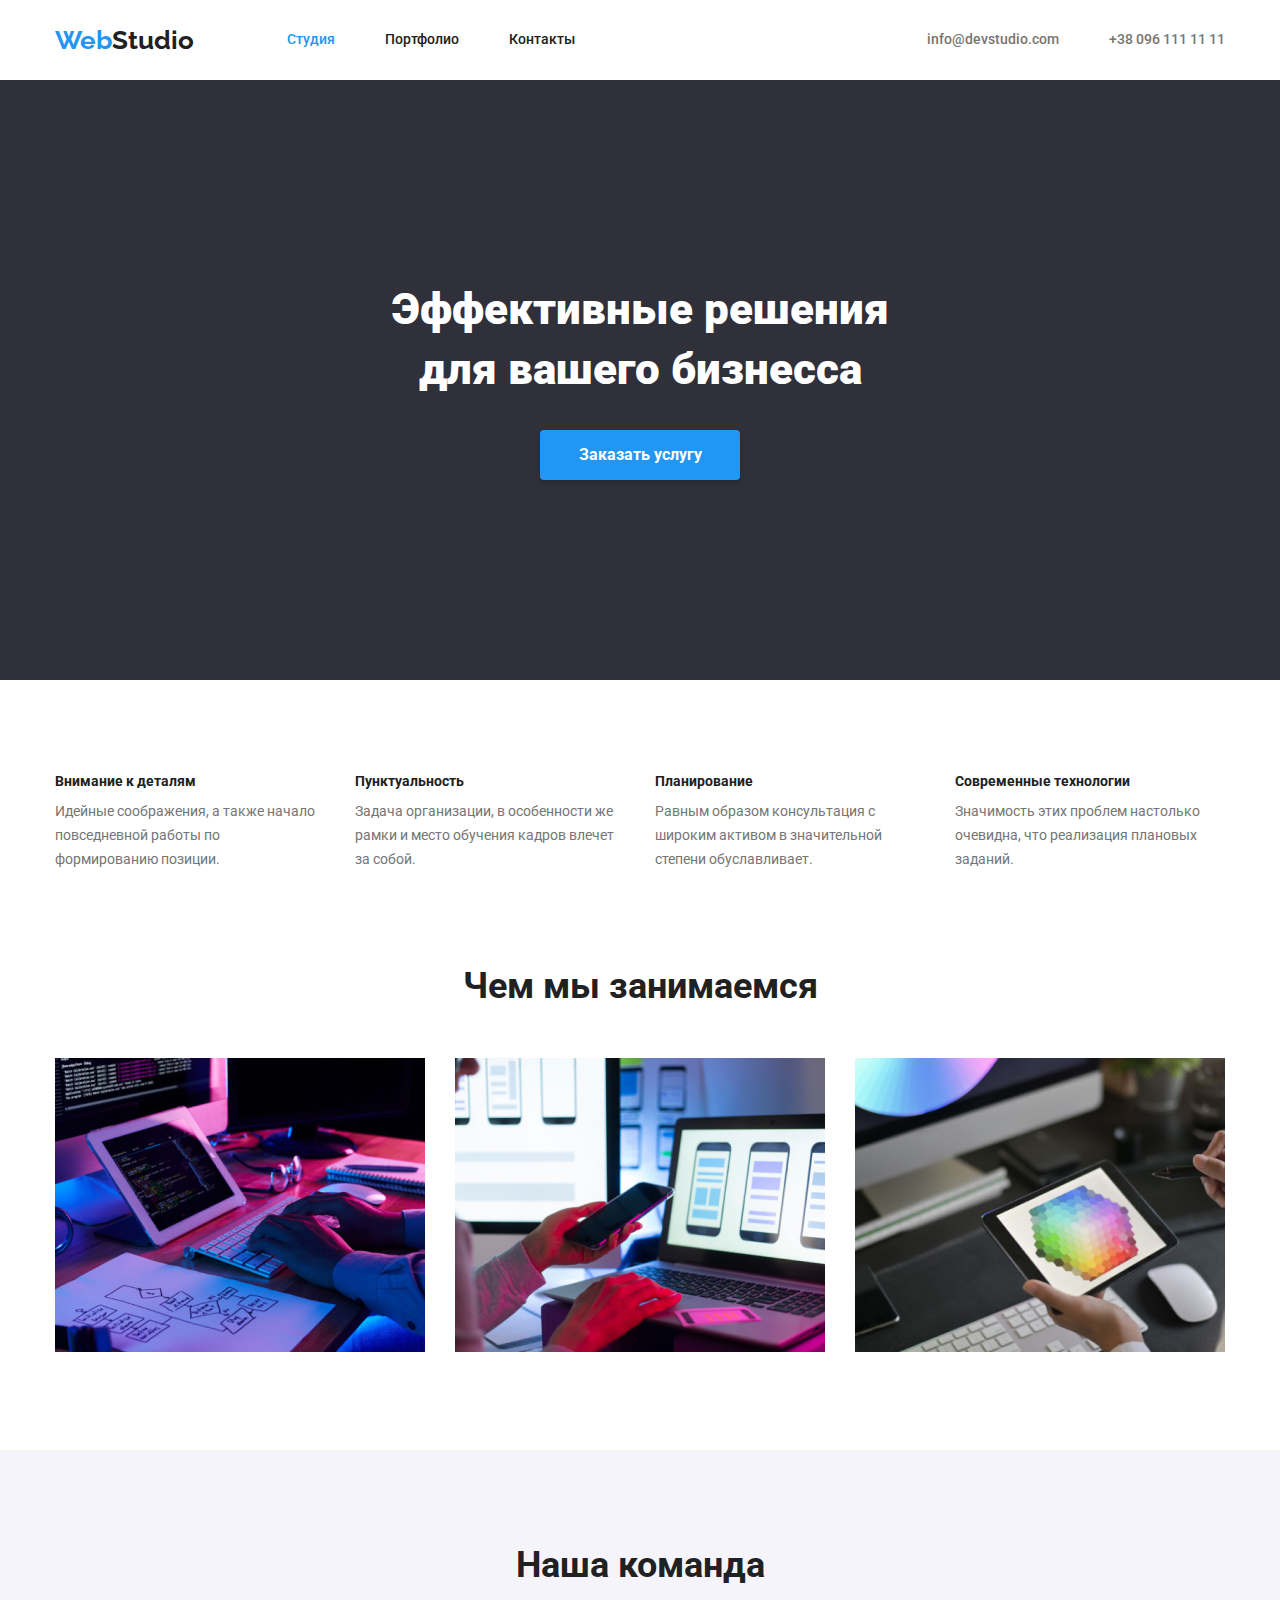
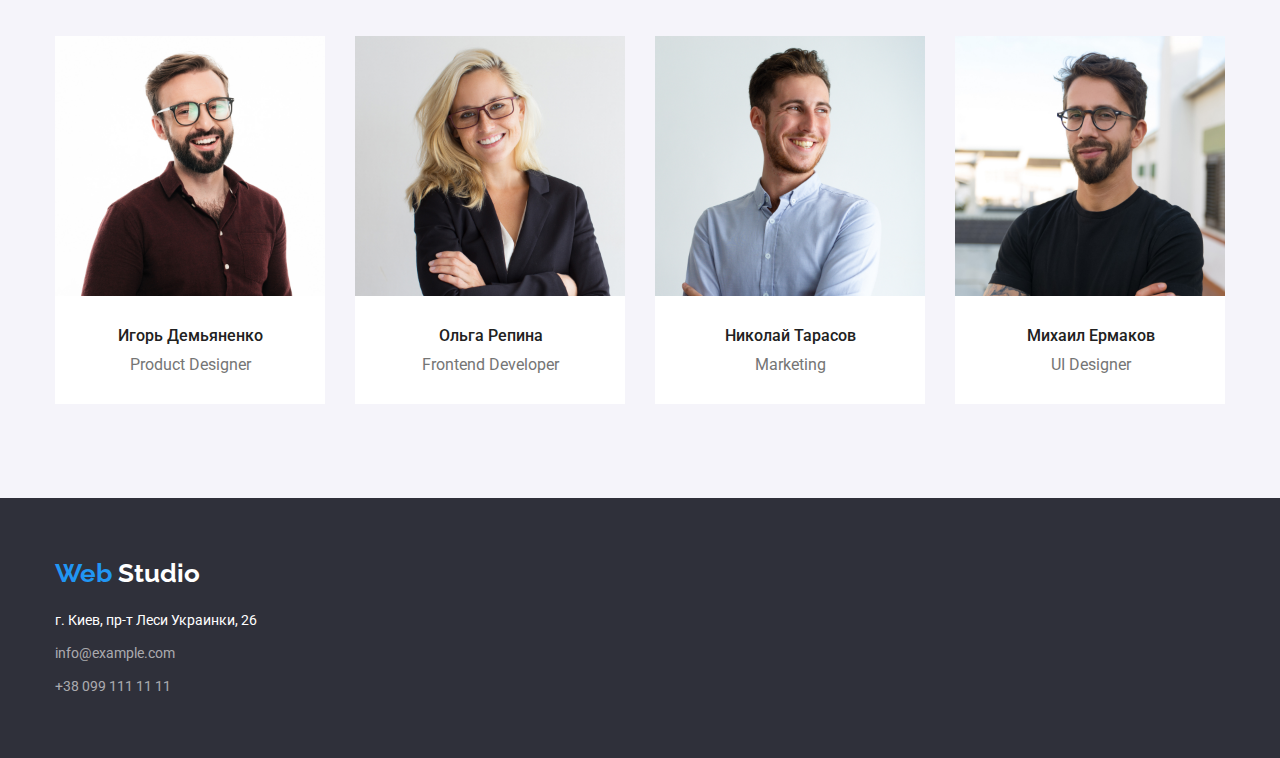
<file: index.html>
<!DOCTYPE html>
<html lang="ru">
  <head>
    <meta charset="UTF-8" />
    <meta name="viewport" content="width=device-width, initial-scale=1.0" />
    <title>Document</title>
    <link
      href="https://fonts.googleapis.com/css2?family=Raleway:wght@700&family=Roboto:wght@400;500;700;900&display=swap"
      rel="stylesheet"
    />
    <link rel="stylesheet" href="./css/normalize.css" />
    <link rel="stylesheet" href="./css/style.css" />
  </head>
  <body>
    <header class="head-navigate">
      <div class="container head">
        <nav class="navigate">
          <a href="./index.html" class="logo-link"
            ><span class="logo-web">Web</span
            ><span class="logo-studio">Studio</span></a
          >
          <ul class="site-nav list">
            <li class="item">
              <a href="" class="link current">Студия</a>
            </li>
            <li class="item">
              <a href="./portfolio.html" class="link">Портфолио</a>
            </li>
            <li class="item">
              <a href="" class="link">Контакты</a>
            </li>
          </ul>
        </nav>
        <ul class="contact-nav list">
          <li class="item">
            <a href="mailto:info@devstudio.com" class="link"
              >info@devstudio.com</a
            >
          </li>
          <li class="item">
            <a href="tel:+30961111111" class="link">+38 096 111 11 11</a>
          </li>
        </ul>
      </div>
    </header>
    <main>
      <section class="hero">
        <h1>
          Эффективные решения<br />
          для вашего бизнесса
        </h1>
        <a href="" class="hero-link">Заказать услугу</a>
      </section>
      <section class="section advantage">
        <div class="container">
          <ul class="advantage-list list">
            <li class="item">
              <h3>Внимание к деталям</h3>
              <p>
                Идейные соображения, а также начало повседневной работы по
                формированию позиции.
              </p>
            </li>
            <li class="item">
              <h3>Пунктуальность</h3>
              <p>
                Задача организации, в особенности же рамки и место обучения
                кадров влечет за собой.
              </p>
            </li>
            <li class="item">
              <h3>Планирование</h3>
              <p>
                Равным образом консультация с широким активом в значительной
                степени обуславливает.
              </p>
            </li>
            <li class="item">
              <h3>Современные технологии</h3>
              <p>
                Значимость этих проблем настолько очевидна, что реализация
                плановых заданий.
              </p>
            </li>
          </ul>
        </div>
      </section>
      <section class="section works">
        <div class="container">
          <h2 class="works-title">Чем мы занимаемся</h2>
          <ul class="works-photo list">
            <li class="item">
              <img src="./img/box1.jpg" alt="фото1" width="370" height="294" />
            </li>
            <li class="item">
              <img src="./img/box2.jpg" alt="фото2" width="370" height="294" />
            </li>
            <li class="item">
              <img src="./img/box3.jpg" alt="фото3" width="370" height="294" />
            </li>
          </ul>
        </div>
      </section>
      <section class="section command">
        <div class="container">
          <h2 class="command-title">Наша команда</h2>
          <ul class="command-list list">
            <li class="comand-members">
              <img
                src="./img/demjanenko.jpg"
                alt="foto Demjanenko"
                width="270"
              />
              <div class="comands-names">
                <h3>Игорь Демьяненко</h3>
                <p>Product Designer</p>
              </div>
            </li>
            <li class="comand-members">
              <img src="./img/repina.jpg" alt="foto Repina" width="270" />
              <div class="comands-names">
                <h3>Ольга Репина</h3>
                <p>Frontend Developer</p>
              </div>
            </li>
            <li class="comand-members">
              <img src="./img/tarasov.jpg" alt="foto Ermakov" width="270" />
              <div class="comands-names">
                <h3>Николай Тарасов</h3>
                <p>Marketing</p>
              </div>
            </li>
            <li class="comand-members">
              <img src="./img/ermakov.jpg" alt="foto Ermakov" width="270" />
              <div class="comands-names">
                <h3>Михаил Ермаков</h3>
                <p>UI Designer</p>
              </div>
            </li>
          </ul>
        </div>
      </section>
    </main>
    <footer class="footer">
      <div class="container">
        <a href="./index.html" class="logo-link">
          <span class="logo-web">Web</span>
          <span class="logo-studio-footer">Studio</span>
        </a>
        <address class="adress">
          <span class="adress-name">г. Киев, пр-т Леси Украинки, 26<br /></span>
          <a href="mailto:info@example.com" class="adress-mail"
            >info@example.com</a
          >
          <a href="tel:+380991111111" class="adress-tel">+38 099 111 11 11</a>
        </address>
      </div>
    </footer>
  </body>
</html>
</file>
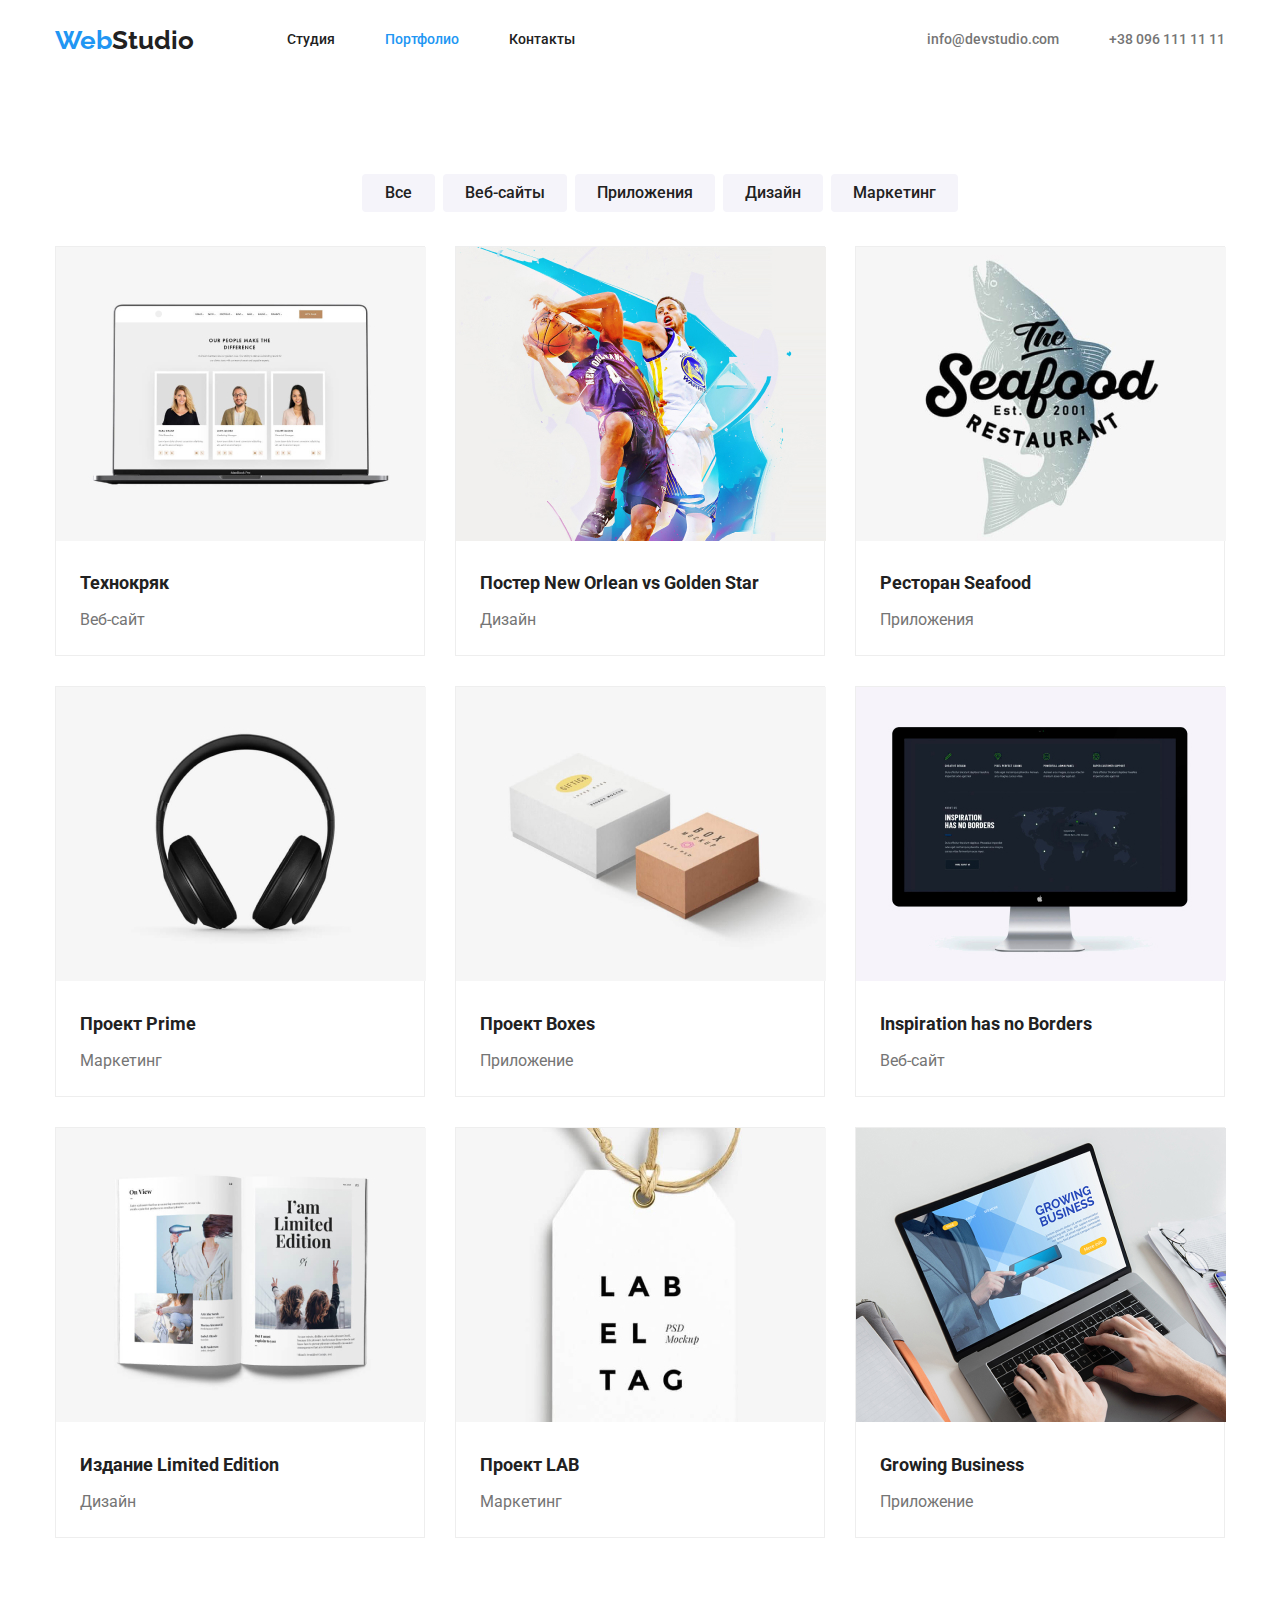
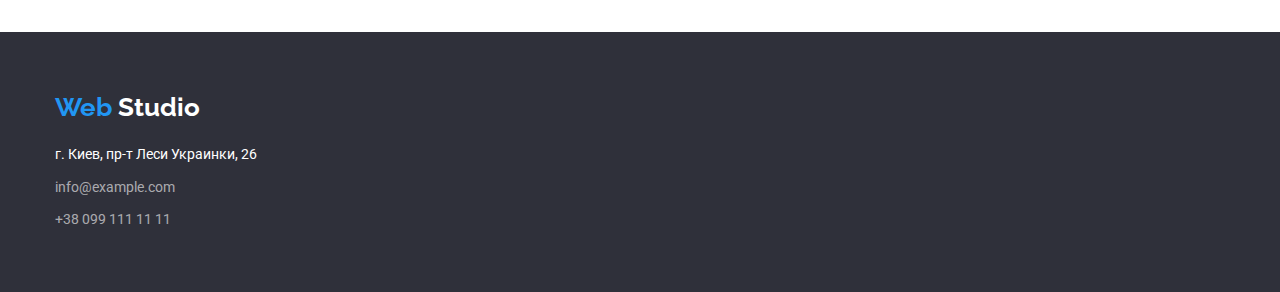
<file: portfolio.html>
<!DOCTYPE html>
<html lang="en">
  <head>
    <meta charset="UTF-8" />
    <meta name="viewport" content="width=device-width, initial-scale=1.0" />
    <title>Портфолио</title>
    <link
      href="https://fonts.googleapis.com/css2?family=Raleway:wght@700&family=Roboto:wght@400;500;700;900&display=swap"
      rel="stylesheet"
    />
    <link rel="stylesheet" href="./css/normalize.css" />
    <link rel="stylesheet" href="./css/style.css" />
  </head>
  <body>
    <header class="head-navigate">
      <div class="container head">
        <nav class="navigate">
          <a href="./index.html" class="logo-link"
            ><span class="logo-web">Web</span
            ><span class="logo-studio">Studio</span></a
          >
          <ul class="site-nav list">
            <li class="item">
              <a href="./index.html" class="link">Студия</a>
            </li>
            <li class="item">
              <a href="./portfolio.html" class="link current">Портфолио</a>
            </li>
            <li class="item">
              <a href="" class="link">Контакты</a>
            </li>
          </ul>
        </nav>
        <ul class="contact-nav list">
          <li class="item">
            <a href="mailto:info@devstudio.com" class="link"
              >info@devstudio.com</a
            >
          </li>
          <li class="item">
            <a href="tel:+30961111111" class="link">+38 096 111 11 11</a>
          </li>
        </ul>
      </div>
    </header>
    <main>
      <section class="portfolio">
        <div class="container">
          <ul class="features-list list">
            <li class="item">
              <a href="">Все</a>
            </li>
            <li class="item">
              <a href="">Веб-сайты</a>
            </li>
            <li class="item">
              <a href="">Приложения</a>
            </li>
            <li class="item">
              <a href="">Дизайн</a>
            </li>
            <li class="item">
              <a href="">Маркетинг</a>
            </li>
          </ul>
          <ul class="services-list list">
            <li class="item">
              <a>
                <img src="./img/tehno.jpg" alt="пример сайта" />
                <div class="services-names">
                  <h2>Технокряк</h2>
                  <p>Веб-сайт</p>
                </div>
              </a>
            </li>
            <li class="item">
              <a>
                <img
                  src="./img/poster.jpg"
                  alt="Постер New Orlean vs Golden Star"
                />
                <div class="services-names">
                  <h2>Постер New Orlean vs Golden Star</h2>
                  <p>Дизайн</p>
                </div>
              </a>
            </li>
            <li class="item">
              <a>
                <img
                  src="./img/seafood.jpg"
                  alt="Приложение ресторана Seafood"
                />
                <div class="services-names">
                  <h2>Ресторан Seafood</h2>
                  <p>Приложения</p>
                </div>
              </a>
            </li>
            <li class="item">
              <a>
                <img src="./img/prime.jpg" alt="Проект Prime" />
                <div class="services-names">
                  <h2>Проект Prime</h2>
                  <p>Маркетинг</p>
                </div>
              </a>
            </li>
            <li class="item">
              <a>
                <img src="./img/boxes.jpg" alt="Приложение Boxes" />
                <div class="services-names">
                  <h2>Проект Boxes</h2>
                  <p>Приложение</p>
                </div>
              </a>
            </li>
            <li class="item">
              <a>
                <img
                  src="./img/InspirationhasnoBorders.jpg"
                  alt="Веб-сайт Inspiration has no Borders"
                />
                <div class="services-names">
                  <h2>Inspiration has no Borders</h2>
                  <p>Веб-сайт</p>
                </div>
              </a>
            </li>
            <li class="item">
              <a>
                <img
                  src="./img/limitededition.jpg"
                  alt="журнал Limited Edition"
                />
                <div class="services-names">
                  <h2>Издание Limited Edition</h2>
                  <p>Дизайн</p>
                </div>
              </a>
            </li>
            <li class="item">
              <a>
                <img src="./img/labeltag.jpg" alt="Проект LAB" />
                <div class="services-names">
                  <h2>Проект LAB</h2>
                  <p>Маркетинг</p>
                </div>
              </a>
            </li>
            <li class="item">
              <a>
                <img
                  src="./img/growingbussines.jpg"
                  alt="Приложение Growing Business"
                />
                <div class="services-names">
                  <h2>Growing Business</h2>
                  <p>Приложение</p>
                </div>
              </a>
            </li>
          </ul>
        </div>
      </section>
    </main>
    <footer class="footer">
      <div class="container">
        <a href="./index.html" class="logo-link">
          <span class="logo-web">Web</span>
          <span class="logo-studio-footer">Studio</span>
        </a>
        <address class="adress">
          <span class="adress-name">г. Киев, пр-т Леси Украинки, 26<br /></span>
          <a href="mailto:info@example.com" class="adress-mail"
            >info@example.com</a
          >
          <a href="tel:+380991111111" class="adress-tel">+38 099 111 11 11</a>
        </address>
      </div>
    </footer>
  </body>
</html>
</file>
<file: css/style.css>
html {
  box-sizing: border-box;
}

*,
*::before,
*::after {
  box-sizing: inherit;
}

:root {
  --main-text-color: #757575;
  --title-text-color: #212121;
  --accent-color: #2196f3;
  --white-color: #ffffff;
  --second-background-color: #f5f4fa;
  --link-footer-color: rgba(255, 255, 255, 0.6);
}

body {
  color: var(--main-text-color);
  margin: 0;
  font-family: Roboto, sans-serif;
}

.list {
  list-style: none;
}

.head-navigate {
  height: 80px;
}

.container {
  width: 1200px;
  padding-left: 15px;
  padding-right: 15px;
  margin-left: auto;
  margin-right: auto;
}

.container.head {
  height: 80px;
  display: flex;
  align-items: center;
}

.navigate {
  display: flex;
  align-items: center;
}

.logo-link {
  font-family: Raleway, sans-serif;
  font-weight: 700;
  font-size: 26px;
  line-height: 1.19;
  color: var(--accent-color);
  text-decoration: none;
}

.logo-studio {
  color: var(--title-text-color);
}

.site-nav {
  margin-left: 93px;
  padding: 0px;
  display: flex;
  margin-top: 0px;
  margin-bottom: 0px;
}

.site-nav .item:not(:last-child) {
  margin-right: 50px;
}

.site-nav .link {
  display: block;
  padding-top: 32px;
  padding-bottom: 32px;

  color: var(--title-text-color);
  font-weight: 500;
  font-size: 14px;
  line-height: 1.14;
  text-decoration: none;
}

.site-nav .link.current {
  color: var(--accent-color);
}

.site-nav a:hover,
.site-nav a:focus,
.contact-nav a:hover,
.contact-nav a:focus {
  color: var(--accent-color);
}

.contact-nav {
  display: flex;
  margin-top: 0px;
  margin-bottom: 0px;
  margin-left: auto;
  padding: 0px;
}

.contact-nav .item + .item {
  margin-left: 50px;
}

.contact-nav .link {
  display: block;
  padding-top: 32px;
  padding-bottom: 32px;
  margin: 0px;
  color: var(--main-text-color);
  font-family: Roboto, sans-serif;
  font-weight: 500;
  font-size: 14px;
  line-height: 1.14;
  text-decoration: none;
}

.hero {
  background-color: #2f303a;
  text-align: center;
  padding: 200px 0px;
  margin-top: 0px;
  margin-bottom: 0px;
  margin-left: auto;
  margin-right: auto;
}

.hero h1 {
  margin-top: 0px;
  margin-bottom: 30px;
  color: var(--white-color);
  font-weight: 900;
  font-size: 44px;
  line-height: 1.36;
}

.section h2,
.section h3 {
  color: var(--title-text-color);
}

.hero-link {
  display: inline-block;
  min-width: 200px;
  box-shadow: 0px 4px 4px rgba(0, 0, 0, 0.15);
  border-radius: 4px;
  padding: 10px 32px;
  text-align: center;
  margin-left: auto;

  color: var(--white-color);
  background-color: var(--accent-color);
  font-family: inherit;
  font-weight: 700;
  font-size: 16px;
  line-height: 1.9;
  text-align: center;
  text-decoration: none;
  text-decoration: none;
}

.section.advantage {
  padding-bottom: 94px;
  padding-top: 94px;
}

.advantage-list {
  display: flex;
  flex-wrap: wrap;
  padding-left: 0px;
  margin: 0px;
}

.advantage-list .item {
  width: 270px;
}

.advantage-list .item:not(:last-child) {
  margin-right: 30px;
}

.advantage h3 {
  margin-top: 0;
  margin-bottom: 10px;

  font-weight: 700;
  font-size: 14px;
  line-height: 1.14;
}

.advantage p {
  margin: 0px;

  font-weight: 400;
  font-size: 14px;
  line-height: 1.7;
}

.section.works {
  margin-bottom: 0px;
  padding-bottom: 94px;
}

.works-title {
  margin-bottom: 50px;
  margin-top: 0px;

  font-weight: 700;
  font-size: 36px;
  line-height: 1.17;
  text-align: center;
}

.works-photo {
  display: flex;
  margin: 0;
  padding-left: 0;
}

.works-photo .item {
  width: 370px;
  margin-right: 30px;
}

.works-photo .item:last-child {
  margin-right: 0;
}

.section.command {
  background-color: var(--second-background-color);
  padding-top: 94px;
  padding-bottom: 94px;
}

.command-title {
  margin-bottom: 50px;
  margin-top: 0px;

  font-weight: 700;
  font-size: 36px;
  line-height: 1.17;
  text-align: center;
}

.command-list {
  display: flex;
  padding-left: 0px;
  margin: 0;
}

.comand-members {
  width: 270px;
  margin-right: 30px;
  background-color: var(--white-color);
}

.comand-members img {
  display: block;
  border-radius: 0px;
}

.comand-members:last-child {
  margin: 0px;
}
.command h3 {
  margin-bottom: 10px;
  margin-top: 0px;

  font-weight: 500;
  font-size: 16px;
  line-height: 1.19;
  text-align: center;
}

.command p {
  margin-top: 0px;
  margin-bottom: 0px;

  font-weight: 400;
  font-size: 16px;
  line-height: 1.19;
  text-align: center;
}

.comands-names {
  padding: 30px 59px 30px 60px;
}

.comand-members {
  margin-bottom: 0px;
}

.footer {
  background-color: #2f303a;
  margin-left: auto;
  margin-right: auto;
  padding-top: 60px;
  padding-bottom: 60px;
}

.logo-studio-footer,
.adress-name {
  color: var(--white-color);
}

.adress {
  margin-top: 20px;
  font-family: inherit;
  font-style: normal;
  font-weight: 400;
  font-size: 14px;
  line-height: 1.7;
}

.adress-name {
  display: block;
  margin-bottom: 9px;
}

.adress-mail {
  display: block;
  margin-bottom: 9px;
}

.adress a {
  color: var(--link-footer-color);
  text-decoration: none;
}

.adress a:hover,
.adress a:focus {
  color: var(--accent-color);
}

.portfolio {
  padding-top: 94px;
  padding-bottom: 94px;
}

.features-list {
  display: flex;
  justify-content: center;
  margin-top: 0px;
  margin-bottom: 34px;
}

.features-list .item:not(:last-child) {
  margin-right: 8px;
}

.features-list a {
  display: inline-block;
  min-width: 73px;
  border-radius: 4px;
  padding: 6px 22px;

  color: var(--title-text-color);
  background-color: var(--second-background-color);
  font-family: inherit;
  font-style: normal;
  font-weight: 500;
  font-size: 16px;
  line-height: 1.6;
  text-align: center;
  text-decoration: none;
}

.features-list a:hover,
.features-list a:focus {
  color: var(--white-color);
  background-color: var(--accent-color);
  box-shadow: 0px 3px 1px rgba(0, 0, 0, 0.1), 0px 1px 2px rgba(0, 0, 0, 0.08),
    0px 2px 2px rgba(0, 0, 0, 0.12);
  border-radius: 4px;
}

.services-list {
  display: flex;
  flex-wrap: wrap;
  margin-top: 0px;
  margin-bottom: 0px;
  padding-left: 0px;
}

.services-list .item {
  width: 370px;
  margin-right: 30px;
  margin-bottom: 30px;
  border: 1px solid #eeeeee;
}

.services-list .item:nth-child(3n) {
  margin-right: 0px;
}

.services-list .item:nth-last-child(-n + 3) {
  margin-bottom: 0px;
}

.services-names {
  padding: 20px 24px;
}

.services-list h2 {
  margin-top: 0px;
  margin-bottom: 0px;

  color: var(--title-text-color);
  font-weight: 700;
  font-size: 18px;
  line-height: 2;
}

.services-list p {
  margin-top: 4px;
  margin-bottom: 0px;

  font-weight: 400;
  font-size: 16px;
  line-height: 1.9;
}

.services-link {
  margin-bottom: 0px;
  padding-bottom: 20px;
}
</file>
